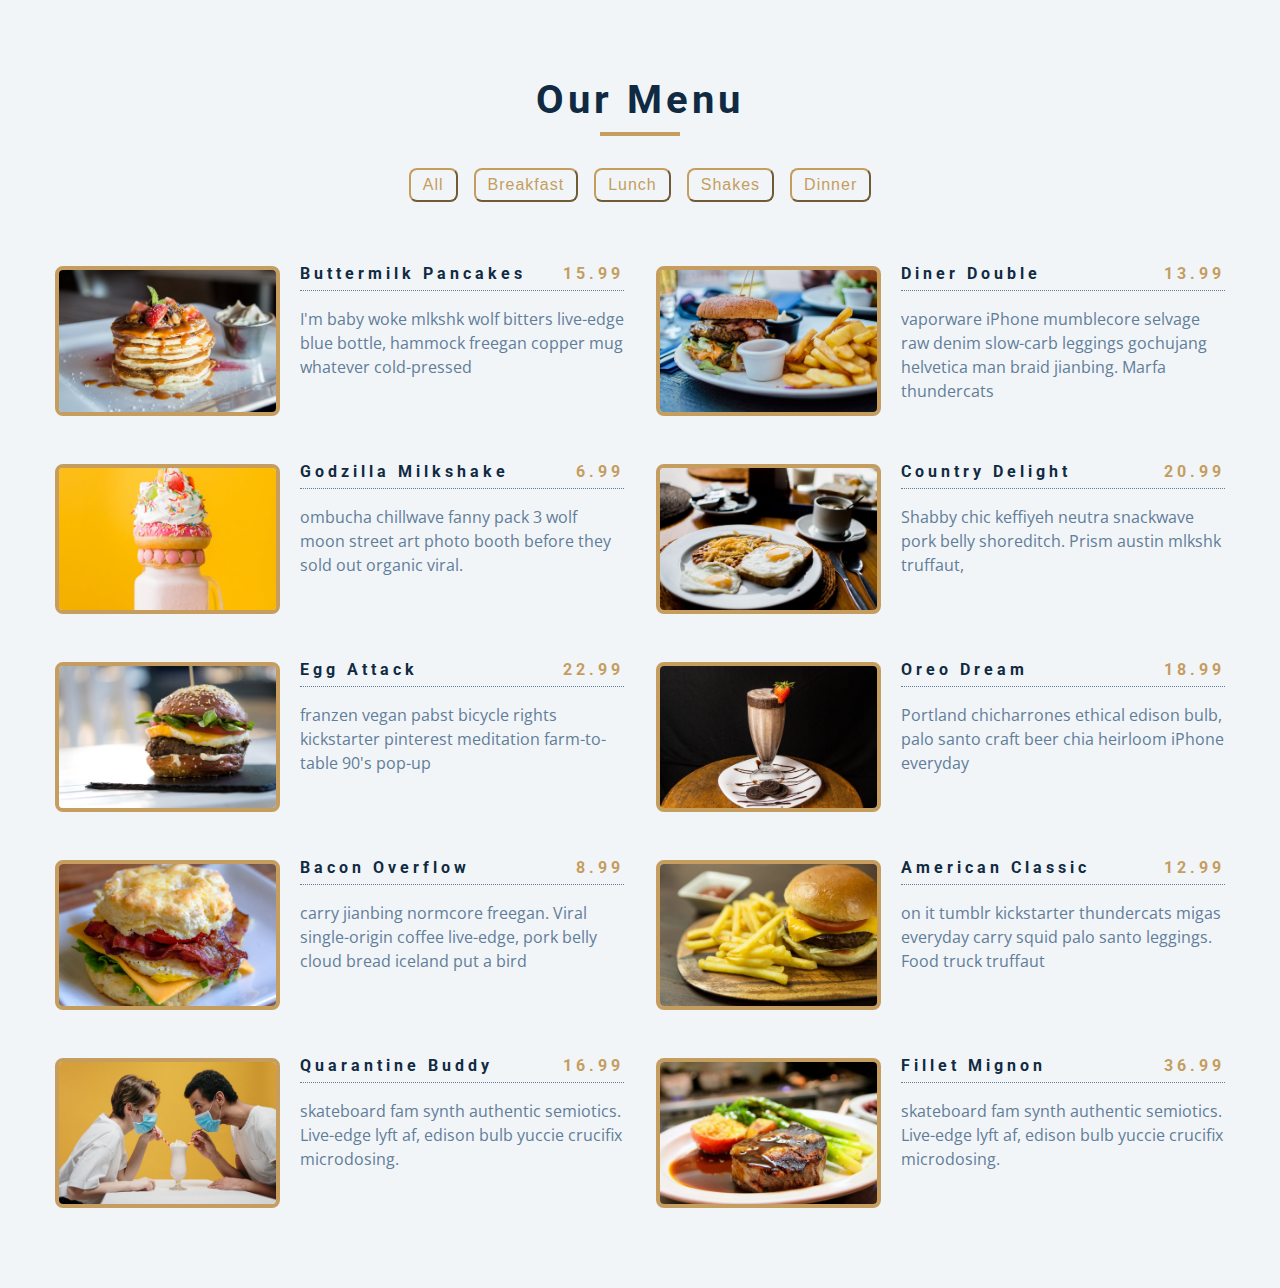
<file: menu/index.html>
<!DOCTYPE html>
<html lang="en">
  <head>
    <meta charset="UTF-8" />
    <meta name="viewport" content="width=device-width, initial-scale=1.0" />
    <title>Menu</title>
    <!-- font-awesome -->
    <link
      rel="stylesheet"
      href="https://cdnjs.cloudflare.com/ajax/libs/font-awesome/5.14.0/css/all.min.css"
    />
    <!-- styles -->
    <link rel="stylesheet" href="styles.css" />
  </head>
  <body>
    <section class="menu">
      <!-- title -->
      <div class="title">
        <h2>our menu</h2>
        <div class="underline"></div>
      </div>
      <!-- filter buttons -->
      <div class="btn-container">
        <!-- <button type="button" class="filter-btn" data-id="all">all</button>
        <button type="button" class="filter-btn" data-id="breakfast">
          breakfast
        </button>
        <button type="button" class="filter-btn" data-id="lunch">lunch</button>
        <button type="button" class="filter-btn" data-id="shakes">
          shakes
        </button> -->
      </div>
      <!-- menu items -->
      <div class="section-center">
        <!-- single item -->
        <!-- <aticle class="menu-item">
          <img src="./menu-item.jpeg" alt="menu" class="photo" />
          <div class="item-info">
            <header>
              <h4>buttermilk pancake</h4>
              <h4 class="price">$15</h4>
            </header>
            <p class="item-text">
              Lorem ipsum dolor sit amet, consectetur adipisicing elit.
              Voluptatibus quam itaque sequi illo facere quas, facilis minima
              temporibus magni sed.
            </p>
          </div>
        </aticle> -->
      </div>
      <!-- end of single item-->
    </section>
    <!-- javascript -->
    <script src="app.js"></script>
  </body>
</html>
</file>
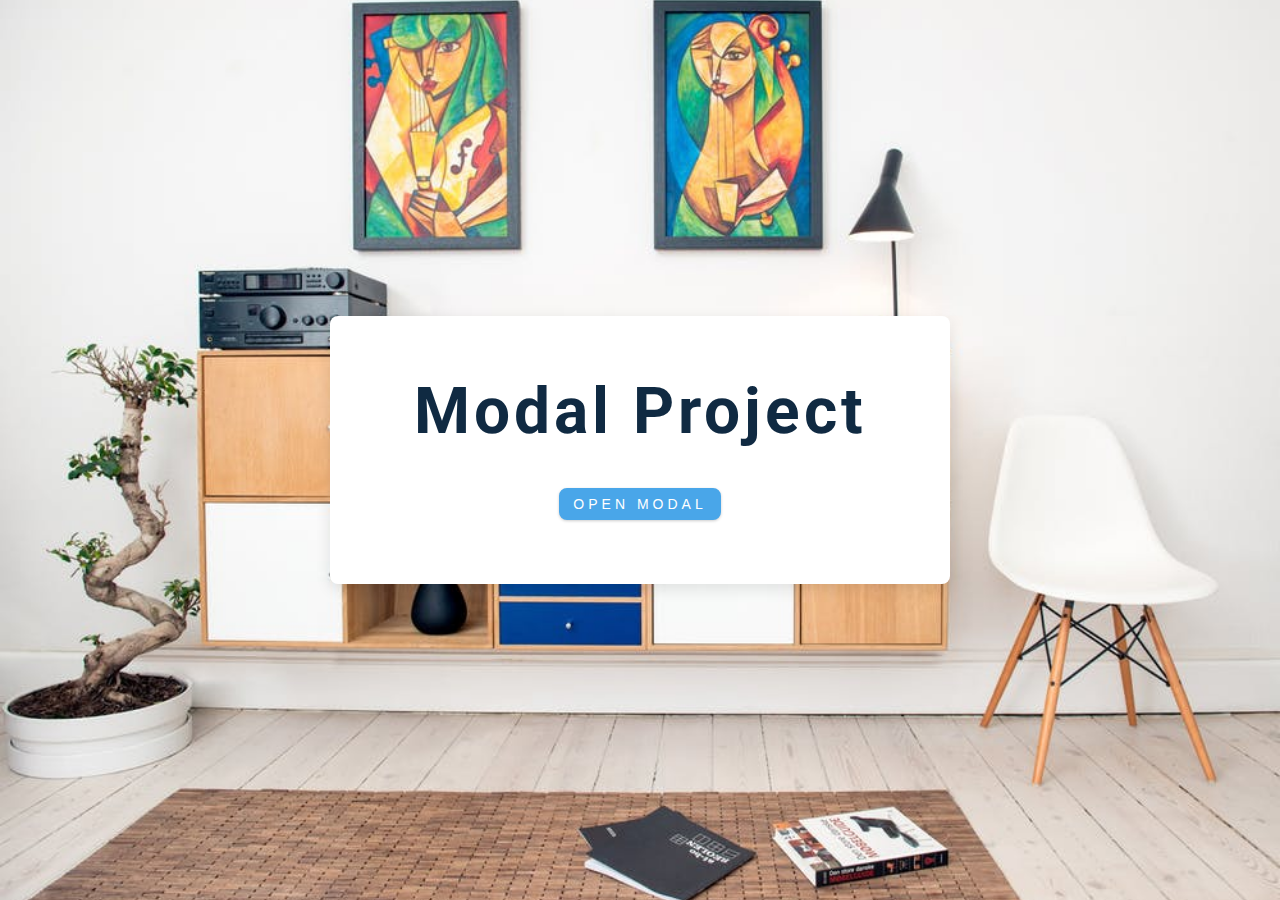
<file: modalProject/index.html>
<!DOCTYPE html>
<html lang="en">
  <head>
    <meta charset="UTF-8" />
    <meta name="viewport" content="width=device-width, initial-scale=1.0" />
    <title>Modal</title>
    <!-- font-awesome -->
    <link
      rel="stylesheet"
      href="https://cdnjs.cloudflare.com/ajax/libs/font-awesome/5.14.0/css/all.min.css"
    />
    <!-- styles -->
    <link rel="stylesheet" href="styles.css" />
  </head>
  <body>
    <!-- hero -->
    <header class="hero">
      <div class="banner">
        <h1>modal project</h1>
        <button class="btn modal-btn">open modal</button>
      </div>
    </header>
    <!-- end of hero -->
    <!-- modal -->
    <div class="modal-overlay">
      <div class="modal-container">
        <h3>modal content</h3>
        <button class="close-btn">
          <i class="fas fa-times"></i>
        </button>
      </div>
    </div>
    <!-- javascript -->
    <script src="app.js"></script>
  </body>
</html>
</file>
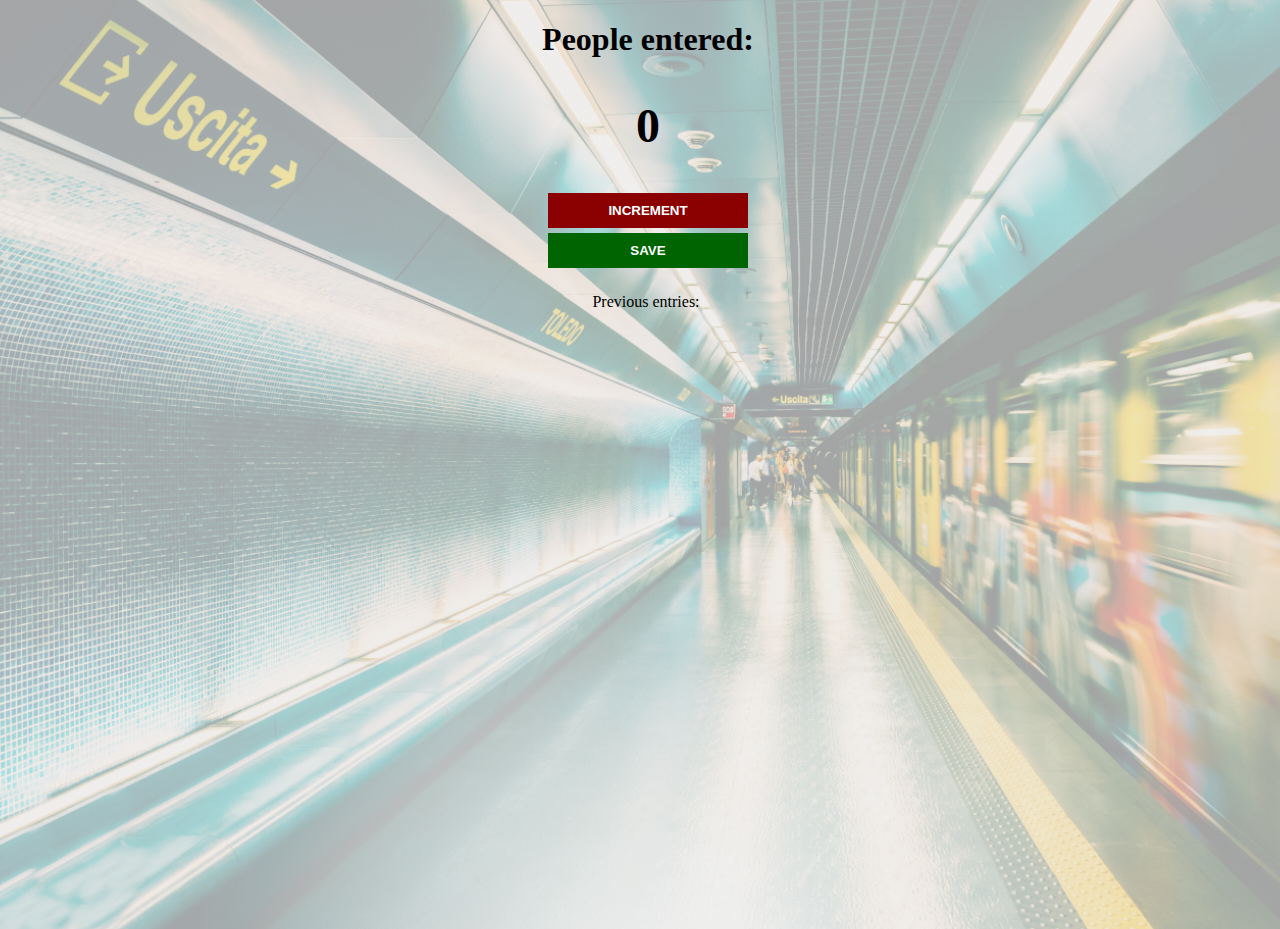
<file: Passenger-Counter/index.html>
<!DOCTYPE html>
<html lang="en">
  <head>
    <meta charset="UTF-8" />
    <meta http-equiv="X-UA-Compatible" content="IE=edge" />
    <meta name="viewport" content="width=device-width, initial-scale=1.0" />
    <title>Passenger Counter</title>
    <link rel="stylesheet" href="./css/styles.css" />
  </head>
  <body>
    <h1>People entered:</h1>
    <h2 id="count_el">0</h2>
    <button id="increment-btn">INCREMENT</button>
    <button id="save-btn">SAVE</button>
    <p id="save-el">Previous entries:&nbsp;</p>
    <script src="./js/index.js"></script>
  </body>
</html>
</file>
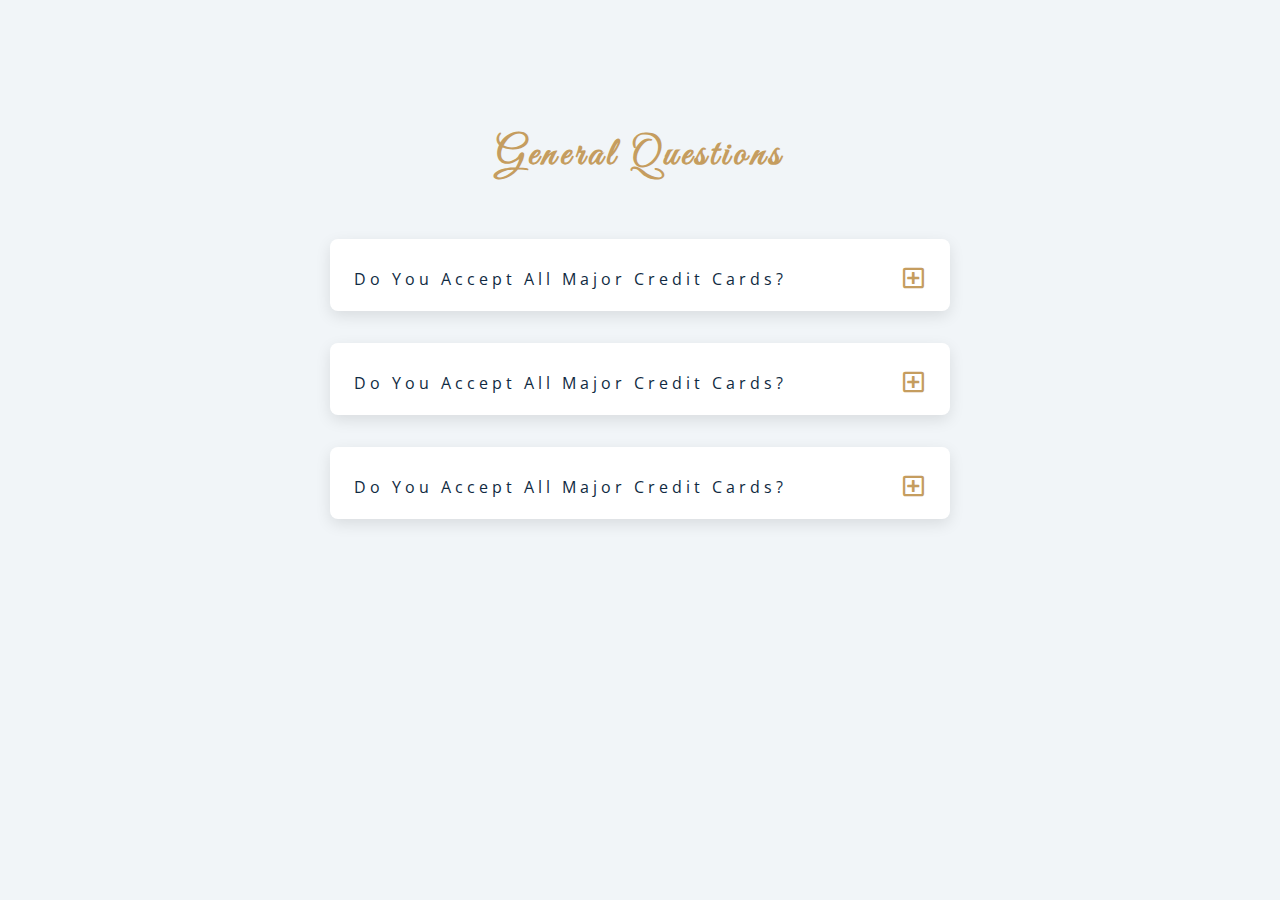
<file: questions/index.html>
<!DOCTYPE html>
<html lang="en">
  <head>
    <meta charset="UTF-8" />
    <meta name="viewport" content="width=device-width, initial-scale=1.0" />
    <title>Q & A</title>
    <!-- font-awesome -->
    <link
      rel="stylesheet"
      href="https://cdnjs.cloudflare.com/ajax/libs/font-awesome/5.14.0/css/all.min.css"
    />
    <!-- extra fonts -->
    <link
      href="https://fonts.googleapis.com/css?family=Great+Vibes&display=swap"
      rel="stylesheet"
    />
    <!-- styles -->
    <link rel="stylesheet" href="styles.css" />
  </head>
  <body>
    <section class="questions">
      <!-- title -->
      <div class="title">
        <h2>general questions</h2>
      </div>
      <!-- questions -->
      <div class="section-center">
        <!-- Single question-->
        <article class="question">
          <div class="question-title">
            <p>do you accept all major credit cards?</p>
            <button type="button" class="question-btn">
              <span class="plus-icon">
                <i class="far fa-plus-square"></i>
              </span>
              <span class="minus-icon">
                <i class="far fa-minus-square"></i>
              </span>
            </button>
          </div>
          <!-- question text -->
          <div class="question-text">
            <p>
              Lorem ipsum dolor sit, amet consectetur adipisicing elit. Quisquam
              sit est reprehenderit reiciendis laboriosam nihil maxime eligendi
              quae itaque totam.
            </p>
          </div>
        </article>
        <!-- end single question-->
        <!-- Single question-->
        <article class="question">
          <div class="question-title">
            <p>do you accept all major credit cards?</p>
            <button type="button" class="question-btn">
              <span class="plus-icon">
                <i class="far fa-plus-square"></i>
              </span>
              <span class="minus-icon">
                <i class="far fa-minus-square"></i>
              </span>
            </button>
          </div>
          <!-- question text -->
          <div class="question-text">
            <p>
              Lorem ipsum dolor sit, amet consectetur adipisicing elit. Quisquam
              sit est reprehenderit reiciendis laboriosam nihil maxime eligendi
              quae itaque totam.
            </p>
          </div>
        </article>
        <!-- end single question-->
        <!-- Single question-->
        <article class="question">
          <div class="question-title">
            <p>do you accept all major credit cards?</p>
            <button type="button" class="question-btn">
              <span class="plus-icon">
                <i class="far fa-plus-square"></i>
              </span>
              <span class="minus-icon">
                <i class="far fa-minus-square"></i>
              </span>
            </button>
          </div>
          <!-- question text -->
          <div class="question-text">
            <p>
              Lorem ipsum dolor sit, amet consectetur adipisicing elit. Quisquam
              sit est reprehenderit reiciendis laboriosam nihil maxime eligendi
              quae itaque totam.
            </p>
          </div>
        </article>
        <!-- end single question-->
      </div>
    </section>
    <!-- javascript -->
    <script src="app.js"></script>
  </body>
</html>
</file>
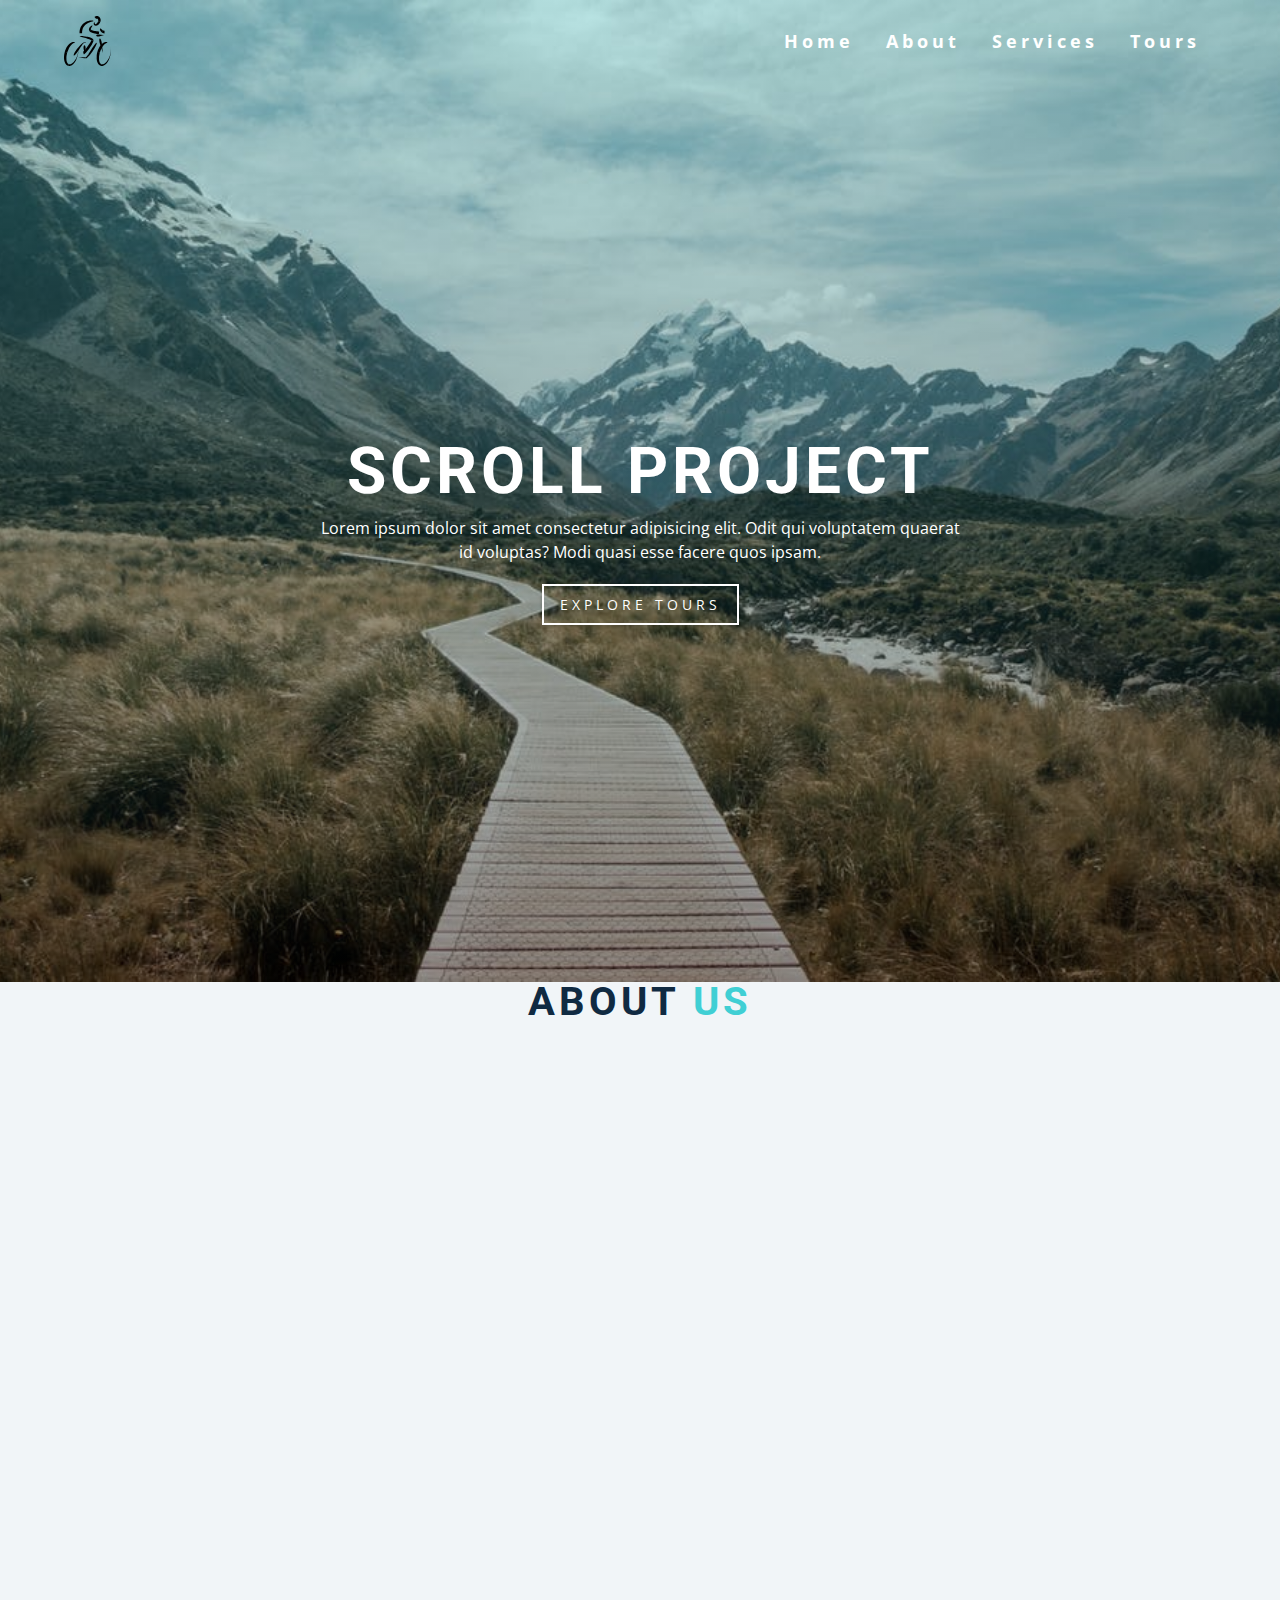
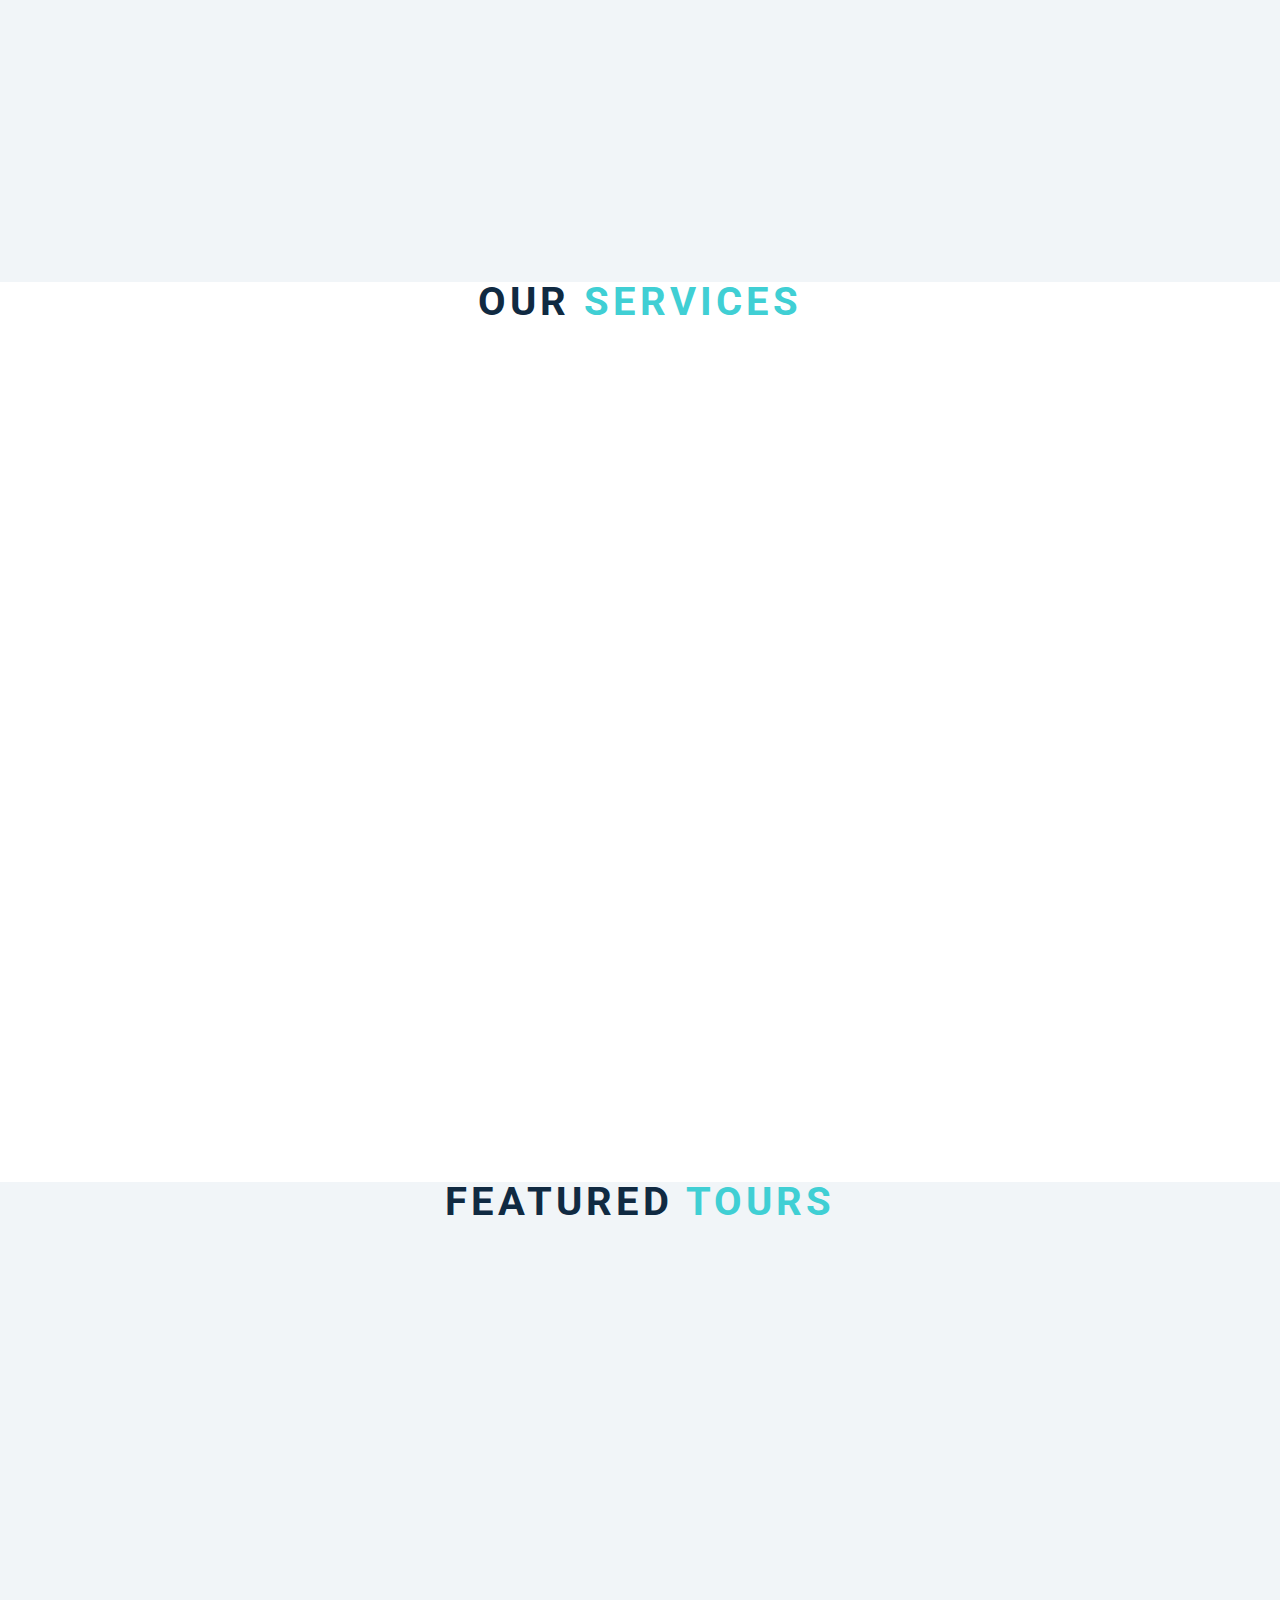
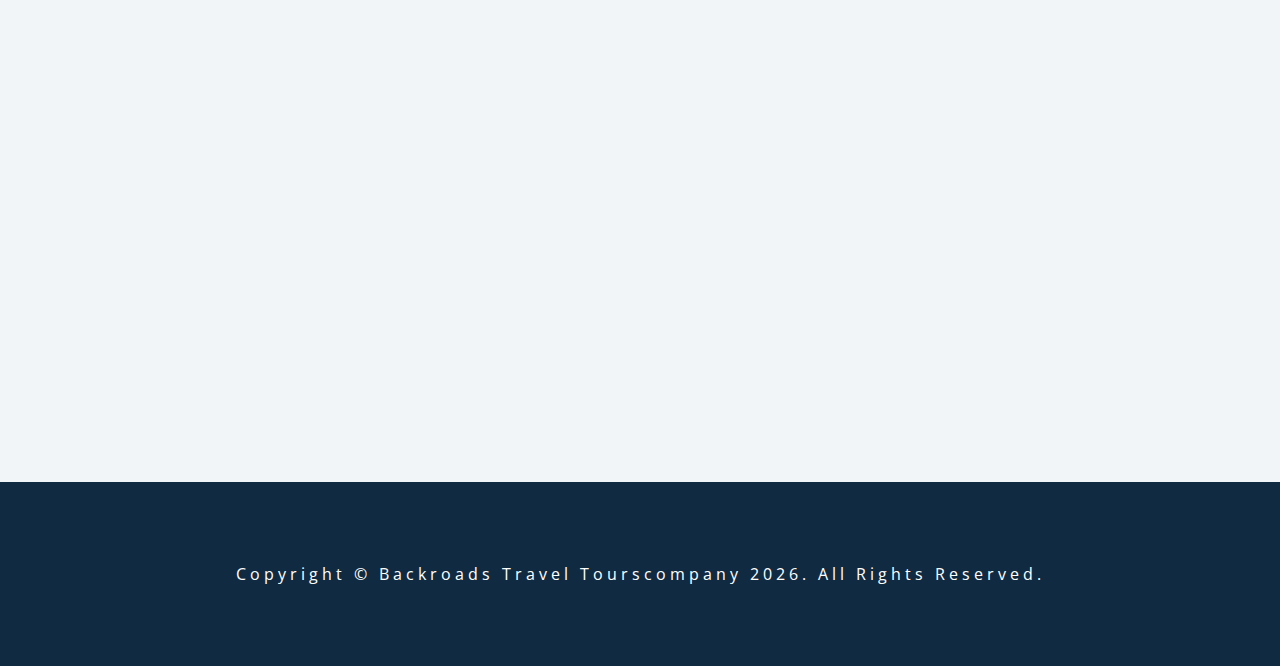
<file: scroll/index.html>
<!DOCTYPE html>
<html lang="en">
  <head>
    <meta charset="UTF-8" />
    <meta name="viewport" content="width=device-width, initial-scale=1.0" />
    <title>Scroll</title>
    <!-- font-awesome -->
    <link
      rel="stylesheet"
      href="https://cdnjs.cloudflare.com/ajax/libs/font-awesome/5.14.0/css/all.min.css"
    />
    <!-- styles -->
    <link rel="stylesheet" href="styles.css" />
  </head>
  <body>
    <!-- Header -->
    <header id="home">
      <nav id="nav">
        <div class="nav-center">
          <div class="nav-header">
            <img class="logo" src="./Architetto----Bicicletta.svg" alt="" />
            <button class="nav-toggle">
              <i class="fas fa-bars"></i>
            </button>
          </div>
          <!-- link -->
          <div class="links-container">
            <ul class="links">
              <li>
                <a href="#home" class="scroll-link">home</a>
              </li>
              <li>
                <a href="#about" class="scroll-link">about</a>
              </li>
              <li>
                <a href="#services" class="scroll-link">services</a>
              </li>
              <li>
                <a href="#tours" class="scroll-link">tours</a>
              </li>
            </ul>
          </div>
        </div>
      </nav>
      <!-- banner -->
      <div class="banner">
        <div class="container">
          <h1>Scroll Project</h1>
          <p>
            Lorem ipsum dolor sit amet consectetur adipisicing elit. Odit qui
            voluptatem quaerat id voluptas? Modi quasi esse facere quos ipsam.
          </p>
          <a href="#tours" class="scroll-link btn btn-white">Explore Tours</a>
        </div>
      </div>
    </header>
    <!-- Sections -->
    <!-- About -->
    <section id="about" class="section">
      <div class="title">
        <h2>About <span>us</span></h2>
      </div>
    </section>
    <!-- Services -->
    <section id="services" class="section">
      <div class="title">
        <h2>our <span>services</span></h2>
      </div>
    </section>
    <!-- tours -->
    <section id="tours" class="section">
      <div class="title">
        <h2>featured <span>tours</span></h2>
      </div>
    </section>
    <!-- footer -->
    <footer class="section">
      <p>
        copyright &copy; backroads travel tourscompany
        <span id="date"></span>. All rights reserved.
      </p>
    </footer>
    <!-- Back to top -->
    <a href="#home" class="scroll-link top-link">
      <i class="fas fa-arrow-up"></i>
    </a>
    <!-- javascript -->
    <script src="./app.js"></script>
  </body>
</html>
</file>
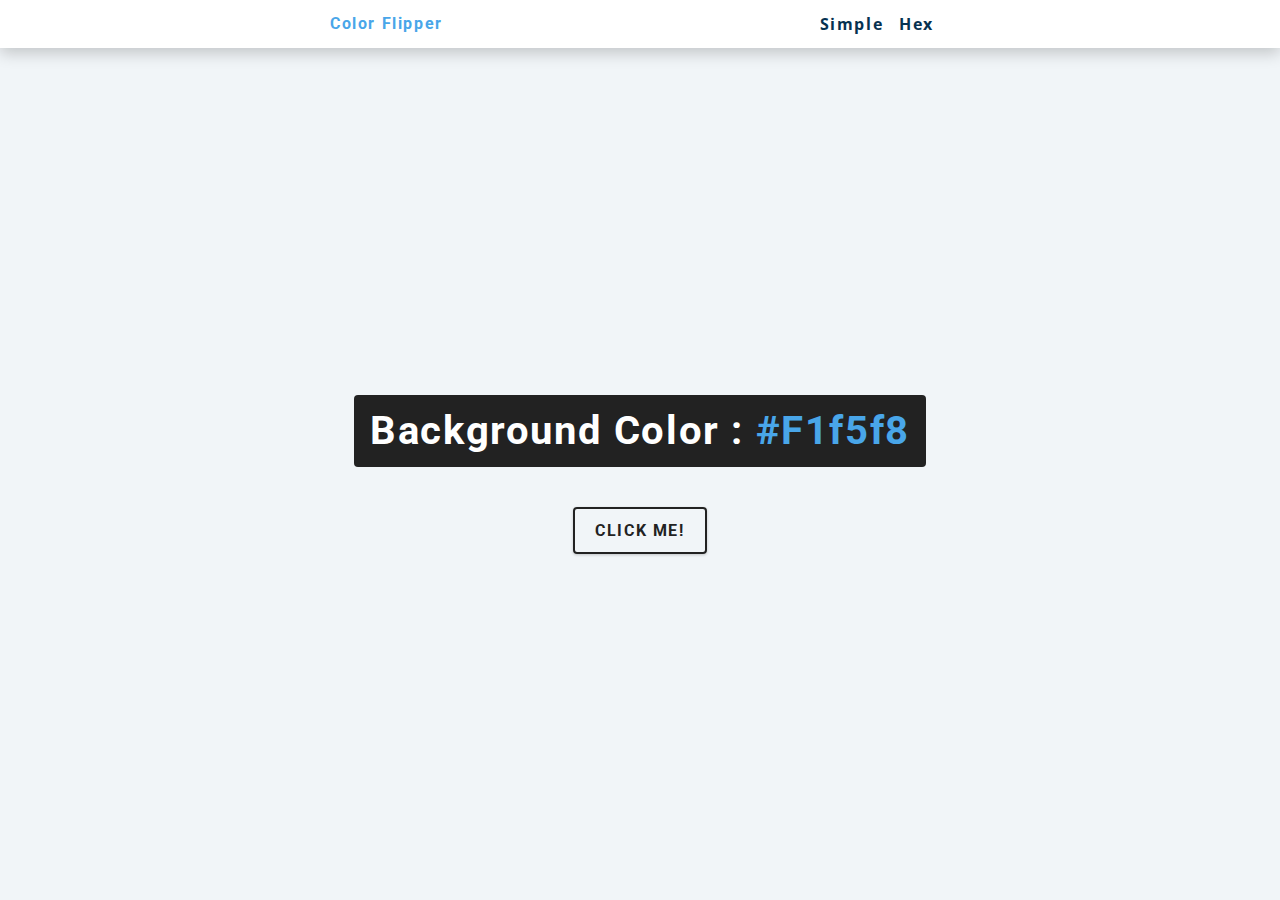
<file: color-flipper/setup/index.html>
<!DOCTYPE html>
<html lang="en">
  <head>
    <meta charset="UTF-8" />
    <meta name="viewport" content="width=device-width, initial-scale=1.0" />
    <title>Color Flipper || Simple</title>

    <!-- styles -->
    <link rel="stylesheet" href="styles.css" />
  </head>
  <body>
    <nav>
      <div class="nav-center">
        <h4>color flipper</h4>
        <ul class="nav-links">
          <li><a href="inex.html">Simple </a></li>
          <li><a href="hex.html">hex</a></li>
        </ul>
      </div>
    </nav>
    <main>
      <div class="container">
        <h2>background color : <span class="color">#f1f5f8</span></h2>
        <button class="btn btn-hero" id="btn">Click me!</button>
      </div>
    </main>
    <!-- javascript -->
    <script src="app.js"></script>
  </body>
</html>
</file>
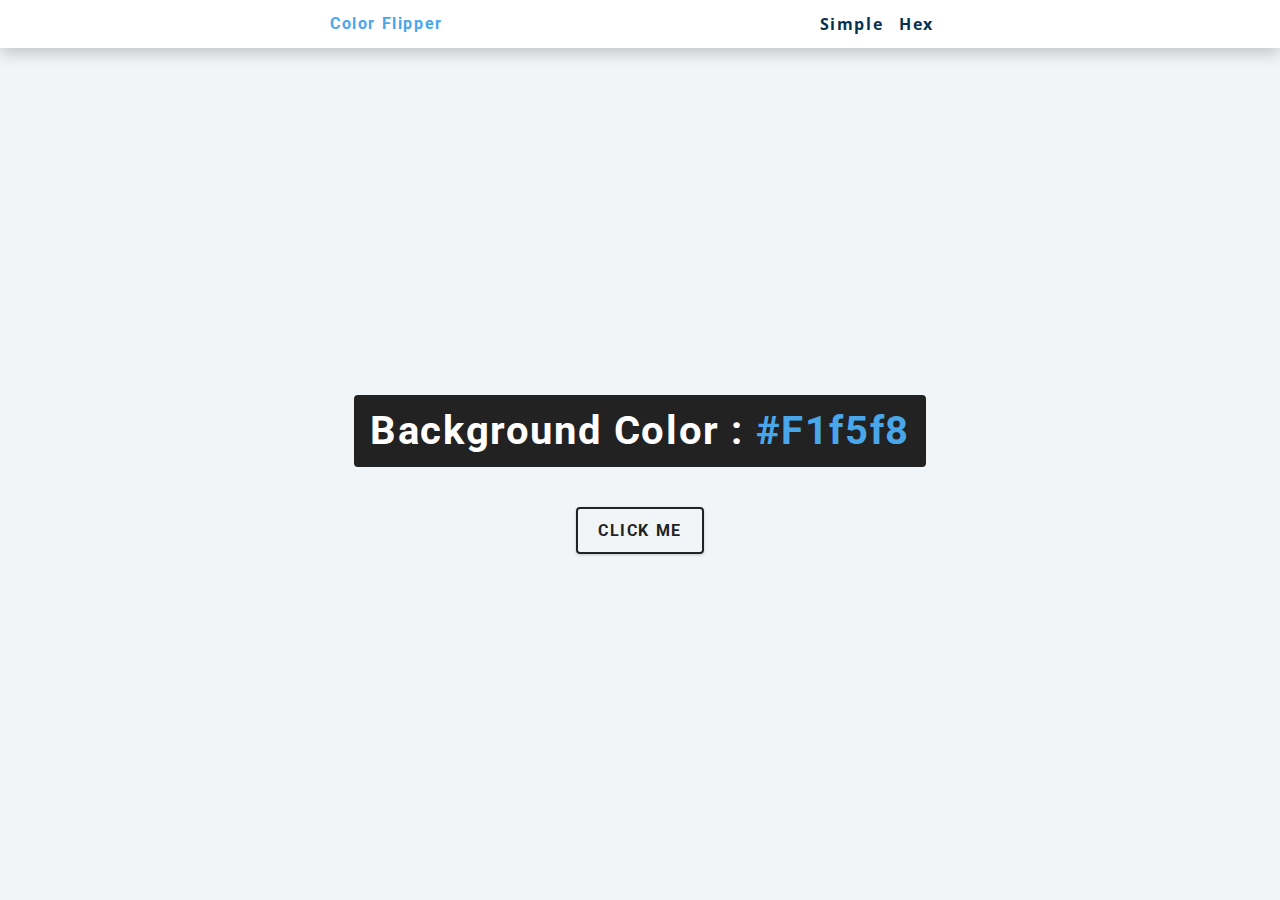
<file: color-flipper/setup/hex.html>
<!DOCTYPE html>
<html lang="en">
  <head>
    <meta charset="UTF-8" />
    <meta name="viewport" content="width=device-width, initial-scale=1.0" />
    <title>
      Color Flipper || Simple
    </title>

    <!-- styles -->
    <link rel="stylesheet" href="styles.css" />
  </head>

  <body>
    <nav>
      <div class="nav-center">
        <h4>color flipper</h4>
        <ul class="nav-links">
          <li><a href="index.html">simple</a></li>
          <li><a href="hex.html">hex</a></li>
        </ul>
      </div>
    </nav>
    <main>
      <div class="container">
        <h2>background color : <span class="color">#f1f5f8</span></h2>
        <button class="btn btn-hero" id="btn">click me</button>
      </div>
    </main>
    <!-- javascript -->
    <script src="hex.js"></script>
  </body>
</html>
</file>
<file: menu/styles.css>
/*
=============== 
Fonts
===============
*/
@import url("https://fonts.googleapis.com/css?family=Open+Sans|Roboto:400,700&display=swap");

/*
=============== 
Variables
===============
*/

:root {
  /* dark shades of primary color*/
  --clr-primary-1: hsl(205, 86%, 17%);
  --clr-primary-2: hsl(205, 77%, 27%);
  --clr-primary-3: hsl(205, 72%, 37%);
  --clr-primary-4: hsl(205, 63%, 48%);
  /* primary/main color */
  --clr-primary-5: #49a6e9;
  /* lighter shades of primary color */
  --clr-primary-6: hsl(205, 89%, 70%);
  --clr-primary-7: hsl(205, 90%, 76%);
  --clr-primary-8: hsl(205, 86%, 81%);
  --clr-primary-9: hsl(205, 90%, 88%);
  --clr-primary-10: hsl(205, 100%, 96%);
  /* darkest grey - used for headings */
  --clr-grey-1: hsl(209, 61%, 16%);
  --clr-grey-2: hsl(211, 39%, 23%);
  --clr-grey-3: hsl(209, 34%, 30%);
  --clr-grey-4: hsl(209, 28%, 39%);
  /* grey used for paragraphs */
  --clr-grey-5: hsl(210, 22%, 49%);
  --clr-grey-6: hsl(209, 23%, 60%);
  --clr-grey-7: hsl(211, 27%, 70%);
  --clr-grey-8: hsl(210, 31%, 80%);
  --clr-grey-9: hsl(212, 33%, 89%);
  --clr-grey-10: hsl(210, 36%, 96%);
  --clr-white: #fff;
  --clr-red-dark: hsl(360, 67%, 44%);
  --clr-red-light: hsl(360, 71%, 66%);
  --clr-green-dark: hsl(125, 67%, 44%);
  --clr-green-light: hsl(125, 71%, 66%);
  --clr-gold: #c59d5f;
  --clr-black: #222;
  --ff-primary: "Roboto", sans-serif;
  --ff-secondary: "Open Sans", sans-serif;
  --transition: all 0.3s linear;
  --spacing: 0.25rem;
  --radius: 0.5rem;
  --light-shadow: 0 5px 15px rgba(0, 0, 0, 0.1);
  --dark-shadow: 0 5px 15px rgba(0, 0, 0, 0.2);
  --max-width: 1170px;
  --fixed-width: 620px;
}
/*
=============== 
Global Styles
===============
*/

*,
::after,
::before {
  margin: 0;
  padding: 0;
  box-sizing: border-box;
}
body {
  font-family: var(--ff-secondary);
  background: var(--clr-grey-10);
  color: var(--clr-grey-1);
  line-height: 1.5;
  font-size: 0.875rem;
}
ul {
  list-style-type: none;
}
a {
  text-decoration: none;
}
img:not(.logo) {
  width: 100%;
}
img {
  display: block;
}

h1,
h2,
h3,
h4 {
  letter-spacing: var(--spacing);
  text-transform: capitalize;
  line-height: 1.25;
  margin-bottom: 0.75rem;
  font-family: var(--ff-primary);
}
h1 {
  font-size: 3rem;
}
h2 {
  font-size: 2rem;
}
h3 {
  font-size: 1.25rem;
}
h4 {
  font-size: 0.875rem;
}
p {
  margin-bottom: 1.25rem;
  color: var(--clr-grey-5);
}
@media screen and (min-width: 800px) {
  h1 {
    font-size: 4rem;
  }
  h2 {
    font-size: 2.5rem;
  }
  h3 {
    font-size: 1.75rem;
  }
  h4 {
    font-size: 1rem;
  }
  body {
    font-size: 1rem;
  }
  h1,
  h2,
  h3,
  h4 {
    line-height: 1;
  }
}
/*  global classes */

.btn {
  text-transform: uppercase;
  background: transparent;
  color: var(--clr-black);
  padding: 0.375rem 0.75rem;
  letter-spacing: var(--spacing);
  display: inline-block;
  transition: var(--transition);
  font-size: 0.875rem;
  border: 2px solid var(--clr-black);
  cursor: pointer;
  box-shadow: 0 1px 3px rgba(0, 0, 0, 0.2);
  border-radius: var(--radius);
}
.btn:hover {
  color: var(--clr-white);
  background: var(--clr-black);
}
/* section */
.section {
  padding: 5rem 0;
}

main {
  min-height: 100vh;
  display: grid;
  place-items: center;
}
/*
=============== 
Menu
===============
*/

.menu {
  padding: 5rem 0;
}
.title {
  text-align: center;
  margin-bottom: 2rem;
}
.underline {
  width: 5rem;
  height: 0.25rem;
  background: var(--clr-gold);
  margin-left: auto;
  margin-right: auto;
}
.btn-container {
  margin-bottom: 4rem;
  display: flex;
  justify-content: center;
}
.filter-btn {
  background: transparent;
  border-color: var(--clr-gold);
  font-size: 1rem;
  text-transform: capitalize;
  margin: 0 0.5rem;
  letter-spacing: 1px;
  border-radius: var(--radius);
  padding: 0.375rem 0.75rem;
  color: var(--clr-gold);
  cursor: pointer;
  transition: var(--transition);
}
.filter-btn:hover {
  background: var(--clr-gold);
  color: var(--clr-white);
}
.section-center {
  width: 90vw;
  margin: 0 auto;
  max-width: 1170px;
  display: grid;
  gap: 3rem 2rem;
  justify-items: center;
}
.menu-item {
  display: grid;
  gap: 1rem 2rem;
  max-width: 25rem;
  transition: var(--transition);
}

.menu-item:hover {
  transform: scale(1.05);
}

.photo {
  object-fit: cover;
  height: 200px;
  border: 0.25rem solid var(--clr-gold);
  border-radius: var(--radius);
}
.item-info header {
  display: flex;
  justify-content: space-between;
  border-bottom: 0.5px dotted var(--clr-grey-5);
}
.item-info h4 {
  margin-bottom: 0.5rem;
}
.price {
  color: var(--clr-gold);
}
.item-text {
  margin-bottom: 0;
  padding-top: 1rem;
}

@media screen and (min-width: 768px) {
  .menu-item {
    grid-template-columns: 225px 1fr;
    gap: 0 1.25rem;
    max-width: 40rem;
  }
  .photo {
    height: 175px;
  }
}
@media screen and (min-width: 1200px) {
  .section-center {
    width: 95vw;
    grid-template-columns: 1fr 1fr;
  }
  .photo {
    height: 150px;
  }
}
</file>
<file: modalProject/styles.css>
/*
=============== 
Fonts
===============
*/
@import url("https://fonts.googleapis.com/css?family=Open+Sans|Roboto:400,700&display=swap");

/*
=============== 
Variables
===============
*/

:root {
  /* dark shades of primary color*/
  --clr-primary-1: hsl(205, 86%, 17%);
  --clr-primary-2: hsl(205, 77%, 27%);
  --clr-primary-3: hsl(205, 72%, 37%);
  --clr-primary-4: hsl(205, 63%, 48%);
  /* primary/main color */
  --clr-primary-5: #49a6e9;
  /* --clr-primary-5: rgb(73, 166, 233); */
  /* lighter shades of primary color */
  --clr-primary-6: hsl(205, 89%, 70%);
  --clr-primary-7: hsl(205, 90%, 76%);
  --clr-primary-8: hsl(205, 86%, 81%);
  --clr-primary-9: hsl(205, 90%, 88%);
  --clr-primary-10: hsl(205, 100%, 96%);
  /* darkest grey - used for headings */
  --clr-grey-1: hsl(209, 61%, 16%);
  --clr-grey-2: hsl(211, 39%, 23%);
  --clr-grey-3: hsl(209, 34%, 30%);
  --clr-grey-4: hsl(209, 28%, 39%);
  /* grey used for paragraphs */
  --clr-grey-5: hsl(210, 22%, 49%);
  --clr-grey-6: hsl(209, 23%, 60%);
  --clr-grey-7: hsl(211, 27%, 70%);
  --clr-grey-8: hsl(210, 31%, 80%);
  --clr-grey-9: hsl(212, 33%, 89%);
  --clr-grey-10: hsl(210, 36%, 96%);
  --clr-white: #fff;
  --clr-red-dark: hsl(360, 67%, 44%);
  --clr-red-light: hsl(360, 71%, 66%);
  --clr-green-dark: hsl(125, 67%, 44%);
  --clr-green-light: hsl(125, 71%, 66%);
  --clr-black: #222;
  --ff-primary: "Roboto", sans-serif;
  --ff-secondary: "Open Sans", sans-serif;
  --transition: all 0.3s linear;
  --spacing: 0.25rem;
  --radius: 0.5rem;
  --light-shadow: 0 5px 15px rgba(0, 0, 0, 0.1);
  --dark-shadow: 0 5px 15px rgba(0, 0, 0, 0.2);
  --max-width: 1170px;
  --fixed-width: 620px;
}
/*
=============== 
Global Styles
===============
*/

*,
::after,
::before {
  margin: 0;
  padding: 0;
  box-sizing: border-box;
}
body {
  font-family: var(--ff-secondary);
  background: var(--clr-grey-10);
  color: var(--clr-grey-1);
  line-height: 1.5;
  font-size: 0.875rem;
}
ul {
  list-style-type: none;
}
a {
  text-decoration: none;
}
img:not(.logo) {
  width: 100%;
}
img {
  display: block;
}

h1,
h2,
h3,
h4 {
  letter-spacing: var(--spacing);
  text-transform: capitalize;
  line-height: 1.25;
  margin-bottom: 0.75rem;
  font-family: var(--ff-primary);
}
h1 {
  font-size: 3rem;
}
h2 {
  font-size: 2rem;
}
h3 {
  font-size: 1.25rem;
}
h4 {
  font-size: 0.875rem;
}
p {
  margin-bottom: 1.25rem;
  color: var(--clr-grey-5);
}
@media screen and (min-width: 800px) {
  h1 {
    font-size: 4rem;
  }
  h2 {
    font-size: 2.5rem;
  }
  h3 {
    font-size: 1.75rem;
  }
  h4 {
    font-size: 1rem;
  }
  body {
    font-size: 1rem;
  }
  h1,
  h2,
  h3,
  h4 {
    line-height: 1;
  }
}
/*  global classes */

.btn {
  text-transform: uppercase;
  background: transparent;
  color: var(--clr-black);
  padding: 0.375rem 0.75rem;
  letter-spacing: var(--spacing);
  display: inline-block;
  transition: var(--transition);
  font-size: 0.875rem;
  border: 2px solid var(--clr-black);
  cursor: pointer;
  box-shadow: 0 1px 3px rgba(0, 0, 0, 0.2);
  border-radius: var(--radius);
}
.btn:hover {
  color: var(--clr-white);
  background: var(--clr-black);
}
/* section */
.section {
  padding: 5rem 0;
}

.section-center {
  width: 90vw;
  margin: 0 auto;
  max-width: 1170px;
}
@media screen and (min-width: 992px) {
  .section-center {
    width: 95vw;
  }
}
main {
  min-height: 100vh;
  display: grid;
  place-items: center;
}
/*
=============== 
Modal
===============
*/
.hero {
  min-height: 100vh;
  background: url("./hero.jpeg") center/cover no-repeat;
  display: grid;
  place-items: center;
}
.banner {
  background: var(--clr-white);
  padding: 4rem 0;
  border-radius: var(--radius);
  box-shadow: var(--light-shadow);
  text-align: center;
  width: 90vw;
  max-width: var(--fixed-width);
}
.modal-btn {
  margin-top: 2rem;
  background: var(--clr-primary-5);
  border-color: var(--clr-primary-5);
  color: var(--clr-white);
}
.modal-btn:hover {
  background: transparent;
  color: var(--clr-primary-5);
}
.modal-overlay {
  position: fixed;
  top: 0;
  left: 0;
  width: 100%;
  height: 100%;
  background: rgba(73, 166, 233, 0.5);
  display: grid;
  place-items: center;
  transition: var(--transition);
  visibility: hidden;
  z-index: -10;
}
/* OPEN/CLOSE MODAL */
.open-modal {
  visibility: visible;
  z-index: 10;
}
.modal-container {
  background: var(--clr-white);
  border-radius: var(--radius);
  width: 90vw;
  height: 30vh;
  max-width: var(--fixed-width);
  text-align: center;
  display: grid;
  place-items: center;
  position: relative;
}
.close-btn {
  position: absolute;
  top: 1rem;
  right: 1rem;
  font-size: 2rem;
  background: transparent;
  border-color: transparent;
  color: var(--clr-red-dark);
  cursor: pointer;
  transition: var(--transition);
}
.close-btn:hover {
  color: var(--clr-red-light);
  transform: scale(1.3);
}
</file>
<file: Passenger-Counter/css/styles.css>
:root {
  box-sizing: border-box;
}
body {
  background: linear-gradient(
      rgba(233, 233, 233, 0.7),
      rgba(233, 233, 233, 0.7)
    ),
    url("../img/platform.jpg") center/cover no-repeat;
  /* Photo by daniel sperindeo from Pexels */
  height: 100vh;
  width: 100vw;
  color: black;
  text-align: center;
}

h2 {
  font-size: 3em;
}

button {
  border: none;
  padding-top: 10px;
  padding-bottom: 10px;
  color: white;
  font-weight: bold;
  width: 200px;
  margin: 5px auto;
  display: block;
  transition: transform ease-in-out;
}

button:hover {
  cursor: pointer;
  opacity: 0.7;
}

button:active {
  transform: scale(0.95);
}

#increment-btn {
  background-color: darkred;
}

#save-btn {
  background: darkgreen;
}

#save-el {
  max-width: 500px;
  margin: 25px auto;
}
</file>
<file: questions/styles.css>
/*
=============== 
Fonts
===============
*/
@import url("https://fonts.googleapis.com/css?family=Open+Sans|Roboto:400,700&display=swap");

/*
=============== 
Variables
===============
*/

:root {
  /* dark shades of primary color*/
  --clr-primary-1: hsl(205, 86%, 17%);
  --clr-primary-2: hsl(205, 77%, 27%);
  --clr-primary-3: hsl(205, 72%, 37%);
  --clr-primary-4: hsl(205, 63%, 48%);
  /* primary/main color */
  --clr-primary-5: #49a6e9;
  /* lighter shades of primary color */
  --clr-primary-6: hsl(205, 89%, 70%);
  --clr-primary-7: hsl(205, 90%, 76%);
  --clr-primary-8: hsl(205, 86%, 81%);
  --clr-primary-9: hsl(205, 90%, 88%);
  --clr-primary-10: hsl(205, 100%, 96%);
  /* darkest grey - used for headings */
  --clr-grey-1: hsl(209, 61%, 16%);
  --clr-grey-2: hsl(211, 39%, 23%);
  --clr-grey-3: hsl(209, 34%, 30%);
  --clr-grey-4: hsl(209, 28%, 39%);
  /* grey used for paragraphs */
  --clr-grey-5: hsl(210, 22%, 49%);
  --clr-grey-6: hsl(209, 23%, 60%);
  --clr-grey-7: hsl(211, 27%, 70%);
  --clr-grey-8: hsl(210, 31%, 80%);
  --clr-grey-9: hsl(212, 33%, 89%);
  --clr-grey-10: hsl(210, 36%, 96%);
  --clr-white: #fff;
  --clr-red-dark: hsl(360, 67%, 44%);
  --clr-red-light: hsl(360, 71%, 66%);
  --clr-green-dark: hsl(125, 67%, 44%);
  --clr-green-light: hsl(125, 71%, 66%);
  --clr-gold: #c59d5f;
  --clr-black: #222;
  --ff-primary: "Roboto", sans-serif;
  --ff-secondary: "Open Sans", sans-serif;
  --transition: all 0.3s linear;
  --spacing: 0.25rem;
  --radius: 0.5rem;
  --light-shadow: 0 5px 15px rgba(0, 0, 0, 0.1);
  --dark-shadow: 0 5px 15px rgba(0, 0, 0, 0.2);
  --max-width: 1170px;
  --fixed-width: 620px;
}
/*
=============== 
Global Styles
===============
*/

*,
::after,
::before {
  margin: 0;
  padding: 0;
  box-sizing: border-box;
}
body {
  font-family: var(--ff-secondary);
  background: var(--clr-grey-10);
  color: var(--clr-grey-1);
  line-height: 1.5;
  font-size: 0.875rem;
}
ul {
  list-style-type: none;
}
a {
  text-decoration: none;
}
img:not(.logo) {
  width: 100%;
}
img {
  display: block;
}

h1,
h2,
h3,
h4 {
  letter-spacing: var(--spacing);
  text-transform: capitalize;
  line-height: 1.25;
  margin-bottom: 0.75rem;
  font-family: var(--ff-primary);
}
h1 {
  font-size: 3rem;
}
h2 {
  font-size: 2rem;
}
h3 {
  font-size: 1.25rem;
}
h4 {
  font-size: 0.875rem;
}
p {
  margin-bottom: 1.25rem;
  color: var(--clr-grey-5);
}
@media screen and (min-width: 800px) {
  h1 {
    font-size: 4rem;
  }
  h2 {
    font-size: 2.5rem;
  }
  h3 {
    font-size: 1.75rem;
  }
  h4 {
    font-size: 1rem;
  }
  body {
    font-size: 1rem;
  }
  h1,
  h2,
  h3,
  h4 {
    line-height: 1;
  }
}
/*  global classes */

.btn {
  text-transform: uppercase;
  background: transparent;
  color: var(--clr-black);
  padding: 0.375rem 0.75rem;
  letter-spacing: var(--spacing);
  display: inline-block;
  transition: var(--transition);
  font-size: 0.875rem;
  border: 2px solid var(--clr-black);
  cursor: pointer;
  box-shadow: 0 1px 3px rgba(0, 0, 0, 0.2);
  border-radius: var(--radius);
}
.btn:hover {
  color: var(--clr-white);
  background: var(--clr-black);
}
/* section */
.section {
  padding: 5rem 0;
}

.section-center {
  width: 90vw;
  margin: 0 auto;
  max-width: 1170px;
}
@media screen and (min-width: 992px) {
  .section-center {
    width: 95vw;
  }
}
main {
  min-height: 100vh;
  display: grid;
  place-items: center;
}
/*
=============== 
Questions
===============
*/
.title {
  margin-top: 15vh;
  margin-bottom: 4rem;
}
.title h2 {
  color: var(--clr-gold);
  font-family: "Great Vibes", cursive;
  text-align: center;
}
.section-center {
  max-width: var(--fixed-width);
}
.question {
  background: var(--clr-white);
  border-radius: var(--radius);
  box-shadow: var(--light-shadow);
  padding: 1.5rem 1.5rem 0 1.5rem;
  margin-bottom: 2rem;
}
.question-title {
  display: flex;
  justify-content: space-between;
  align-items: center;
  text-transform: capitalize;
  padding-bottom: 1rem;
}
.question-title p {
  margin-bottom: 0;
  letter-spacing: var(--spacing);
  color: var(--clr-grey-1);
}
.question-btn {
  font-size: 1.5rem;
  background: transparent;
  border-color: transparent;
  cursor: pointer;
  color: var(--clr-gold);
  transition: var(--transition);
}
.question-btn:hover {
  transform: rotate(90deg);
}
.question-text {
  padding: 1rem 0 1.5rem 0;
  border-top: 1px solid rgba(0, 0, 0, 0.2);
}
.question-text p {
  margin-bottom: 0;
}
/* hide text */
.question-text {
  display: none;
}
.show-text .question-text {
  display: block;
}
.minus-icon {
  display: none;
}
.show-text .minus-icon {
  display: inline;
}
.show-text .plus-icon {
  display: none;
}
</file>
<file: scroll/styles.css>
/*
=============== 
Fonts
===============
*/
@import url("https://fonts.googleapis.com/css?family=Open+Sans|Roboto:400,700&display=swap");

/*
=============== 
Variables
===============
*/

:root {
  /* dark shades of primary color*/
  --clr-primary-1: hsl(205, 86%, 17%);
  --clr-primary-2: hsl(205, 77%, 27%);
  --clr-primary-3: hsl(205, 72%, 37%);
  --clr-primary-4: hsl(205, 63%, 48%);
  /* primary/main color */
  --clr-primary-5: #49a6e9;
  /* lighter shades of primary color */
  --clr-primary-6: hsl(205, 89%, 70%);
  --clr-primary-7: hsl(205, 90%, 76%);
  --clr-primary-8: hsl(205, 86%, 81%);
  --clr-primary-9: hsl(205, 90%, 88%);
  --clr-primary-10: hsl(205, 100%, 96%);
  /* darkest grey - used for headings */
  --clr-grey-1: hsl(209, 61%, 16%);
  --clr-grey-2: hsl(211, 39%, 23%);
  --clr-grey-3: hsl(209, 34%, 30%);
  --clr-grey-4: hsl(209, 28%, 39%);
  /* grey used for paragraphs */
  --clr-grey-5: hsl(210, 22%, 49%);
  --clr-grey-6: hsl(209, 23%, 60%);
  --clr-grey-7: hsl(211, 27%, 70%);
  --clr-grey-8: hsl(210, 31%, 80%);
  --clr-grey-9: hsl(212, 33%, 89%);
  --clr-grey-10: hsl(210, 36%, 96%);
  --clr-white: #fff;
  --clr-red-dark: hsl(360, 67%, 44%);
  --clr-red-light: hsl(360, 71%, 66%);
  --clr-green-dark: hsl(125, 67%, 44%);
  --clr-green-light: hsl(125, 71%, 66%);
  --clr-secondary: hsla(182, 63%, 54%);
  --clr-black: #222;
  --ff-primary: "Roboto", sans-serif;
  --ff-secondary: "Open Sans", sans-serif;
  --transition: all 0.3s linear;
  --spacing: 0.25rem;
  --radius: 0.5rem;
  --light-shadow: 0 5px 15px rgba(0, 0, 0, 0.1);
  --dark-shadow: 0 5px 15px rgba(0, 0, 0, 0.2);
  --max-width: 1170px;
  --fixed-width: 620px;
}
/*
=============== 
Global Styles
===============
*/
html {
  scroll-behavior: smooth;
}
*,
::after,
::before {
  margin: 0;
  padding: 0;
  box-sizing: border-box;
}
body {
  font-family: var(--ff-secondary);
  background: var(--clr-grey-10);
  color: var(--clr-grey-1);
  line-height: 1.5;
  font-size: 0.875rem;
}
ul {
  list-style-type: none;
}
a {
  text-decoration: none;
}
img:not(.logo) {
  width: 100%;
}
img {
  display: block;
}

h1,
h2,
h3,
h4 {
  letter-spacing: var(--spacing);
  text-transform: capitalize;
  line-height: 1.25;
  margin-bottom: 0.75rem;
  font-family: var(--ff-primary);
}
h1 {
  font-size: 3rem;
}
h2 {
  font-size: 2rem;
}
h3 {
  font-size: 1.25rem;
}
h4 {
  font-size: 0.875rem;
}
p {
  margin-bottom: 1.25rem;
  color: var(--clr-grey-5);
}
@media screen and (min-width: 800px) {
  h1 {
    font-size: 4rem;
  }
  h2 {
    font-size: 2.5rem;
  }
  h3 {
    font-size: 1.75rem;
  }
  h4 {
    font-size: 1rem;
  }
  body {
    font-size: 1rem;
  }
  h1,
  h2,
  h3,
  h4 {
    line-height: 1;
  }
}
/*  global classes */

.btn {
  text-transform: uppercase;
  background: transparent;
  color: var(--clr-black);
  padding: 0.375rem 0.75rem;
  letter-spacing: var(--spacing);
  display: inline-block;
  transition: var(--transition);
  font-size: 0.875rem;
  border: 2px solid var(--clr-black);
  cursor: pointer;
  box-shadow: 0 1px 3px rgba(0, 0, 0, 0.2);
  border-radius: var(--radius);
}
.btn:hover {
  color: var(--clr-white);
  background: var(--clr-black);
}
.btn-white {
  color: var(--clr-white);
  border-color: var(--clr-white);
  border-radius: 0;
  padding: 0.5rem 1rem;
}
.btn:hover {
  background: var(--clr-white);
  color: var(--clr-secondary);
}
/* section */
.section {
  padding-bottom: 5rem;
}

.section-center {
  width: 90vw;
  margin: 0 auto;
  max-width: 1170px;
}
@media screen and (min-width: 992px) {
  .section-center {
    width: 95vw;
  }
}
main {
  min-height: 100vh;
  display: grid;
  place-items: center;
}
/*
=============== 
Scroll
===============
*/
/* navbar */
nav {
  background: var(--clr-white);
  padding: 1rem 1.5rem;
}
/* fixed nav */
.fixed-nav {
  position: fixed;
  top: 0;
  left: 0;
  width: 100%;
  background: var(--clr-white);
  box-shadow: var(--light-shadow);
}
.fixed-nav .links a {
  color: var(--clr-grey-1);
}
.fixed-nav .links a:hover {
  color: var(--clr-secondary);
}
/* .fixed-nav .links-container {
  height: auto !important;
} */
.nav-header {
  display: flex;
  align-items: center;
  justify-content: space-between;
}
.nav-toggle {
  font-size: 1.5rem;
  color: var(--clr-grey-1);
  background: transparent;
  border-color: transparent;
  transition: var(--transition);
  cursor: pointer;
}
.nav-toggle:hover {
  color: var(--clr-secondary);
}
.logo {
  height: 50px;
}
.links-container {
  height: 0;
  overflow: hidden;
  transition: var(--transition);
}
.links a {
  background: var(--clr-white);
  color: var(--clr-grey-5);
  font-size: 1.1rem;
  text-transform: capitalize;
  letter-spacing: var(--spacing);
  display: block;
  transition: var(--transition);
  font-weight: bold;
  padding: 0.75rem 0;
}
.links a:hover {
  color: var(--clr-grey-1);
}
@media screen and (min-width: 800px) {
  nav {
    background: transparent;
  }
  .nav-center {
    width: 90vw;
    max-width: 1170px;
    margin: 0 auto;
    display: flex;
    align-items: center;
    justify-content: space-between;
  }
  .nav-header {
    padding: 0;
  }
  .nav-toggle {
    display: none;
  }
  .links-container {
    height: auto !important;
  }
  .links {
    display: flex;
  }
  .links a {
    background: transparent;
    color: var(--clr-white);
    font-size: 1.1rem;
    text-transform: capitalize;
    letter-spacing: var(--spacing);
    display: block;
    transition: var(--transition);
    margin: 0 1rem;
    font-weight: bold;
    padding: 0;
  }
  .links a:hover {
    color: var(--clr-white);
  }
}
/* hero */
header {
  min-height: 100vh;
  background: linear-gradient(rgba(63, 208, 212, 0.3), rgba(0, 0, 0, 0.4)),
    url(./hero-bcg.jpeg) center/cover no-repeat;
}
.banner {
  min-height: 100vh;
  display: grid;
  place-items: center;
  text-align: center;
}
.container h1 {
  color: var(--clr-white);
  text-transform: uppercase;
}
.container p {
  color: var(--clr-white);
  max-width: 25rem;
  margin: 0 auto;
  margin-bottom: 1.25rem;
}
@media screen and (min-width: 768px) {
  .container p {
    max-width: 40rem;
  }
}
/* sections and title */
.title h2 {
  text-align: center;
  text-transform: uppercase;
}
.title span {
  color: var(--clr-secondary);
}
#about,
#services,
#tours {
  height: 100vh;
}
#services {
  background: var(--clr-white);
}
footer {
  background: var(--clr-grey-1);
  padding: 5rem 1rem;
}
footer p {
  color: var(--clr-white);
  text-align: center;
  text-transform: capitalize;
  letter-spacing: var(--spacing);
  margin-bottom: 0;
}

.top-link {
  font-size: 1.25rem;
  position: fixed;
  bottom: 3rem;
  right: 3rem;
  background: var(--clr-secondary);
  width: 2rem;
  height: 2rem;
  display: grid;
  place-items: center;
  border-radius: var(--radius);
  color: var(--clr-white);
  animation: bounce 2s ease-in-out infinite;

  visibility: hidden;
  z-index: -100;
}
.show-link {
  visibility: visible;
  z-index: 100;
}

@keyframes bounce {
  0% {
    transform: scale(1);
  }
  50% {
    transform: scale(1.5);
  }
  100% {
    transform: scale(1);
  }
}
</file>
<file: color-flipper/setup/styles.css>
/*
=============== 
Fonts
===============
*/
@import url("https://fonts.googleapis.com/css?family=Open+Sans|Roboto:400,700&display=swap");

/*
=============== 
Variables
===============
*/

:root {
  /* dark shades of primary color*/
  --clr-primary-1: hsl(205, 86%, 17%);
  --clr-primary-2: hsl(205, 77%, 27%);
  --clr-primary-3: hsl(205, 72%, 37%);
  --clr-primary-4: hsl(205, 63%, 48%);
  /* primary/main color */
  --clr-primary-5: hsl(205, 78%, 60%);
  /* lighter shades of primary color */
  --clr-primary-6: hsl(205, 89%, 70%);
  --clr-primary-7: hsl(205, 90%, 76%);
  --clr-primary-8: hsl(205, 86%, 81%);
  --clr-primary-9: hsl(205, 90%, 88%);
  --clr-primary-10: hsl(205, 100%, 96%);
  /* darkest grey - used for headings */
  --clr-grey-1: hsl(209, 61%, 16%);
  --clr-grey-2: hsl(211, 39%, 23%);
  --clr-grey-3: hsl(209, 34%, 30%);
  --clr-grey-4: hsl(209, 28%, 39%);
  /* grey used for paragraphs */
  --clr-grey-5: hsl(210, 22%, 49%);
  --clr-grey-6: hsl(209, 23%, 60%);
  --clr-grey-7: hsl(211, 27%, 70%);
  --clr-grey-8: hsl(210, 31%, 80%);
  --clr-grey-9: hsl(212, 33%, 89%);
  --clr-grey-10: hsl(210, 36%, 96%);
  --clr-white: #fff;
  --clr-red-dark: hsl(360, 67%, 44%);
  --clr-red-light: hsl(360, 71%, 66%);
  --clr-green-dark: hsl(125, 67%, 44%);
  --clr-green-light: hsl(125, 71%, 66%);
  --clr-black: #222;
  --ff-primary: "Roboto", sans-serif;
  --ff-secondary: "Open Sans", sans-serif;
  --transition: all 0.3s linear;
  --spacing: 0.1rem;
  --radius: 0.25rem;
  --light-shadow: 0 5px 15px rgba(0, 0, 0, 0.1);
  --dark-shadow: 0 5px 15px rgba(0, 0, 0, 0.2);
  --max-width: 1170px;
  --fixed-width: 620px;
}
/*
=============== 
Global Styles
===============
*/

*,
::after,
::before {
  margin: 0;
  padding: 0;
  box-sizing: border-box;
}
body {
  font-family: var(--ff-secondary);
  background: var(--clr-grey-10);
  color: var(--clr-grey-1);
  line-height: 1.5;
  font-size: 0.875rem;
}
ul {
  list-style-type: none;
}
a {
  text-decoration: none;
}
h1,
h2,
h3,
h4 {
  letter-spacing: var(--spacing);
  text-transform: capitalize;
  line-height: 1.25;
  margin-bottom: 0.75rem;
  font-family: var(--ff-primary);
}
h1 {
  font-size: 3rem;
}
h2 {
  font-size: 2rem;
}
h3 {
  font-size: 1.25rem;
}
h4 {
  font-size: 0.875rem;
}
p {
  margin-bottom: 1.25rem;
  color: var(--clr-grey-5);
}
@media screen and (min-width: 800px) {
  h1 {
    font-size: 4rem;
  }
  h2 {
    font-size: 2.5rem;
  }
  h3 {
    font-size: 1.75rem;
  }
  h4 {
    font-size: 1rem;
  }
  body {
    font-size: 1rem;
  }
  h1,
  h2,
  h3,
  h4 {
    line-height: 1;
  }
}
/*  global classes */

/* section */
.section {
  padding: 5rem 0;
}

.section-center {
  width: 90vw;
  margin: 0 auto;
  max-width: 1170px;
}
@media screen and (min-width: 992px) {
  .section-center {
    width: 95vw;
  }
}
main {
  min-height: 100vh;
  display: grid;
  place-items: center;
}

/*
=============== 
Nav
===============
*/
nav {
  background: var(--clr-white);
  height: 3rem;
  display: grid;
  align-items: center;
  box-shadow: var(--dark-shadow);
}
.nav-center {
  width: 90vw;
  max-width: var(--fixed-width);
  margin: 0 auto;
  display: flex;
  align-items: center;
  justify-content: space-between;
}
.nav-center h4 {
  margin-bottom: 0;
  color: var(--clr-primary-5);
}
.nav-links {
  display: flex;
}
nav a {
  text-transform: capitalize;
  font-weight: 700;
  font-size: 1rem;
  color: var(--clr-primary-1);
  letter-spacing: var(--spacing);
  margin-right: 1rem;
}
nav a:hover {
  color: var(--clr-primary-5);
}
/*
=============== 
Container
===============
*/
main {
  min-height: calc(100vh - 3rem);
  display: grid;
  place-items: center;
}
.container {
  text-align: center;
}
.container h2 {
  background: var(--clr-black);
  color: var(--clr-white);
  padding: 1rem;
  border-radius: var(--radius);
  margin-bottom: 2.5rem;
}
.color {
  color: var(--clr-primary-5);
}
.btn-hero {
  font-family: var(--ff-primary);
  text-transform: uppercase;
  background: transparent;
  color: var(--clr-black);
  letter-spacing: var(--spacing);
  display: inline-block;
  font-weight: 700;
  transition: var(--transition);
  border: 2px solid var(--clr-black);
  cursor: pointer;
  box-shadow: 0 1px 3px rgba(0, 0, 0, 0.2);
  border-radius: var(--radius);
  font-size: 1rem;
  padding: 0.75rem 1.25rem;
}
.btn-hero:hover {
  color: var(--clr-white);
  background: var(--clr-black);
}
</file>
